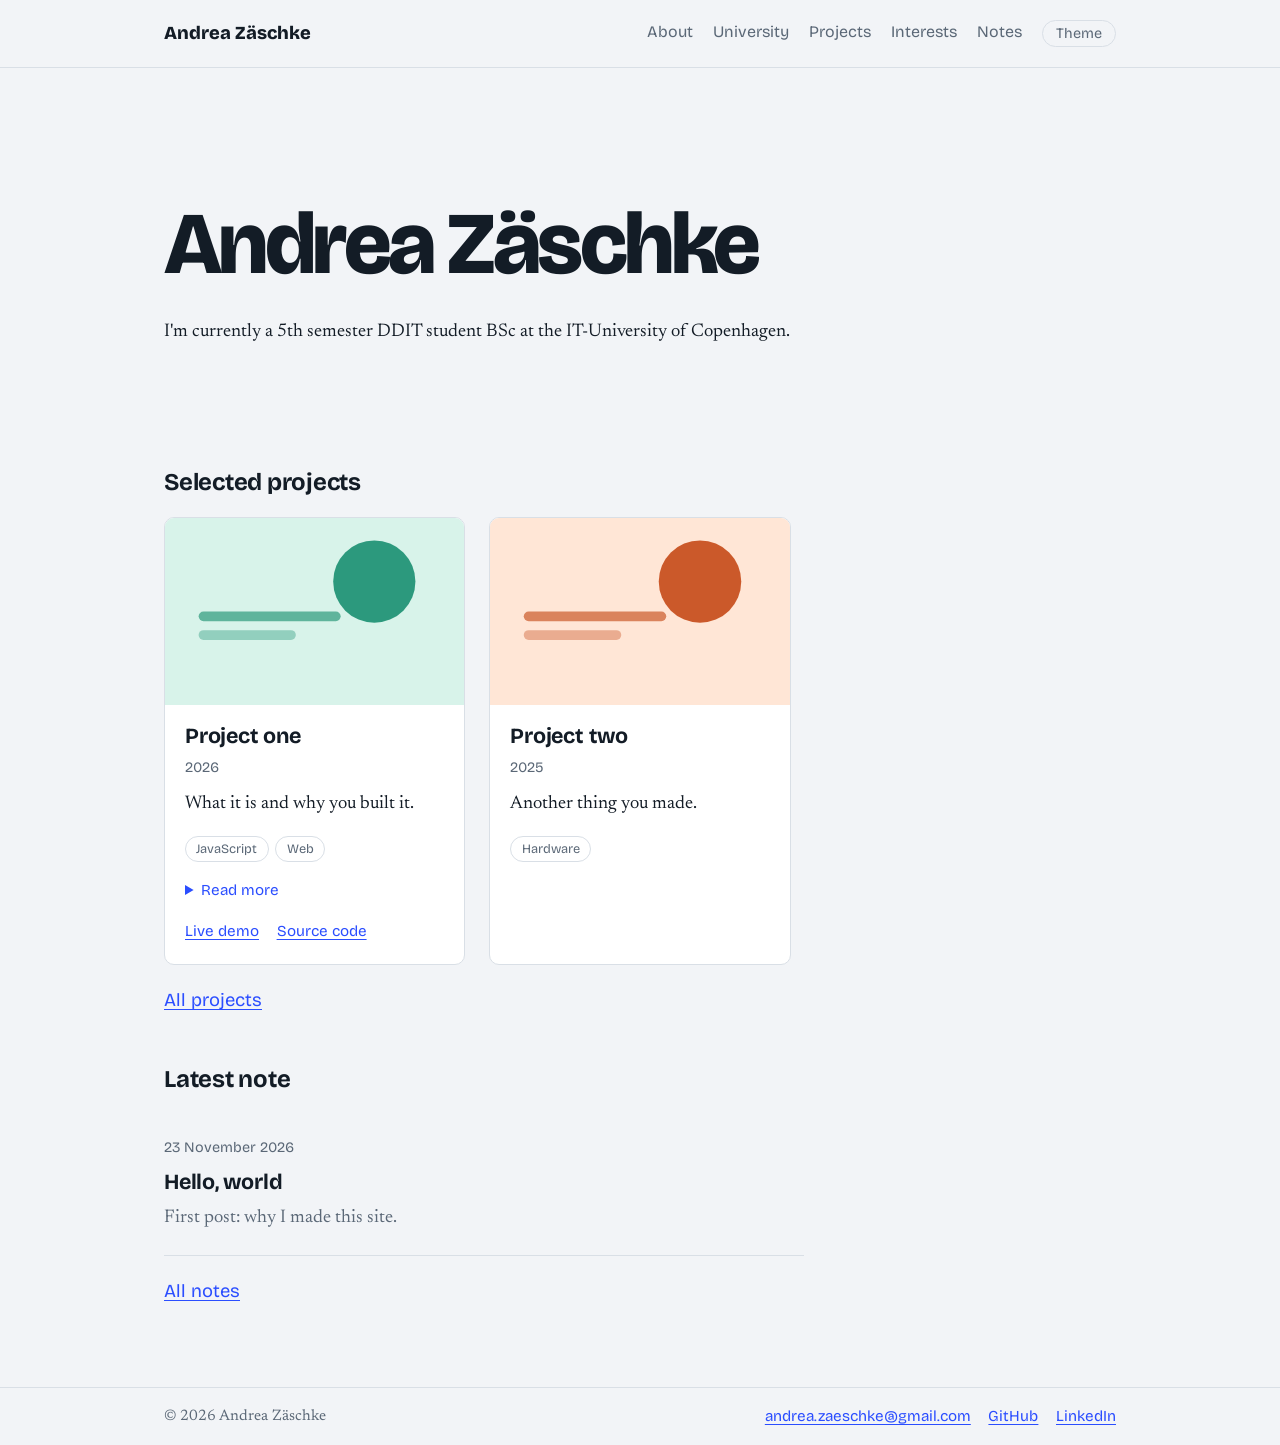
<file: index.html>
<!DOCTYPE html>
<html lang="en">
<head>
  <meta charset="utf-8">
  <meta name="viewport" content="width=device-width, initial-scale=1">
  <title>Home</title>
  <link rel="preconnect" href="https://fonts.googleapis.com">
  <link rel="preconnect" href="https://fonts.gstatic.com" crossorigin>
  <link href="https://fonts.googleapis.com/css2?family=Bricolage+Grotesque:opsz,wght@12..96,400;12..96,700;12..96,800&family=Newsreader:ital,opsz,wght@0,6..72,400;0,6..72,600;1,6..72,400&display=swap" rel="stylesheet">
  <link rel="stylesheet" href="css/style.css">
</head>
<body data-page="home">
  <a class="skip" href="#app">Skip to content</a>
  <header id="site-header"></header>
  <main id="app"></main>
  <footer id="site-footer"></footer>

  <!-- Order matters: data first, then the code that draws the page -->
  <script src="data/site.js"></script>
  <script src="data/content.js"></script>
  <script src="js/main.js"></script>
</body>
</html>
</file>
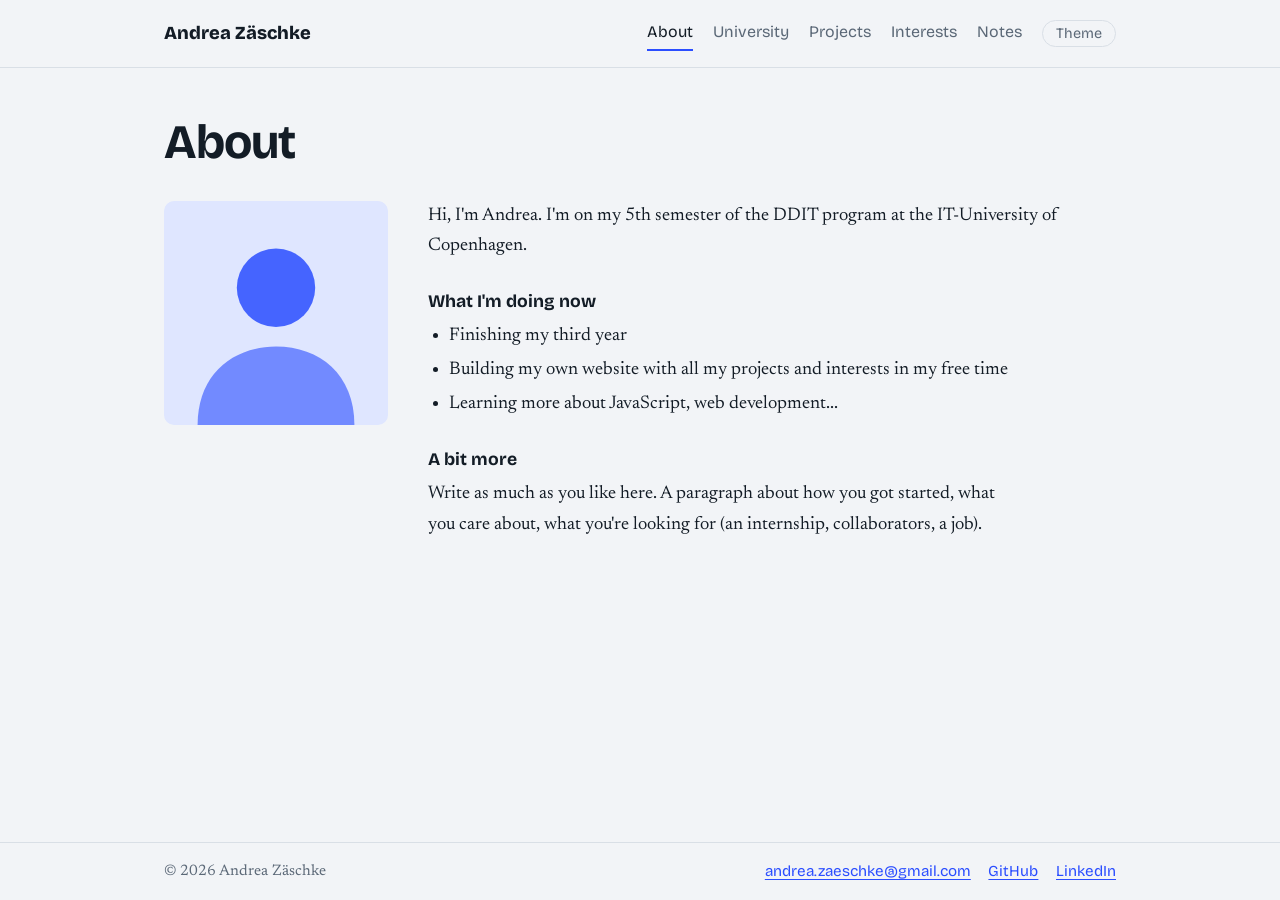
<file: about.html>
<!DOCTYPE html>
<html lang="en">
<head>
  <meta charset="utf-8">
  <meta name="viewport" content="width=device-width, initial-scale=1">
  <title>About</title>
  <link rel="preconnect" href="https://fonts.googleapis.com">
  <link rel="preconnect" href="https://fonts.gstatic.com" crossorigin>
  <link href="https://fonts.googleapis.com/css2?family=Bricolage+Grotesque:opsz,wght@12..96,400;12..96,700;12..96,800&family=Newsreader:ital,opsz,wght@0,6..72,400;0,6..72,600;1,6..72,400&display=swap" rel="stylesheet">
  <link rel="stylesheet" href="css/style.css">
</head>
<body data-page="about">
  <a class="skip" href="#app">Skip to content</a>
  <header id="site-header"></header>
  <main id="app"></main>
  <footer id="site-footer"></footer>

  <!-- Order matters: data first, then the code that draws the page -->
  <script src="data/site.js"></script>
  <script src="data/content.js"></script>
  <script src="js/main.js"></script>
</body>
</html>
</file>
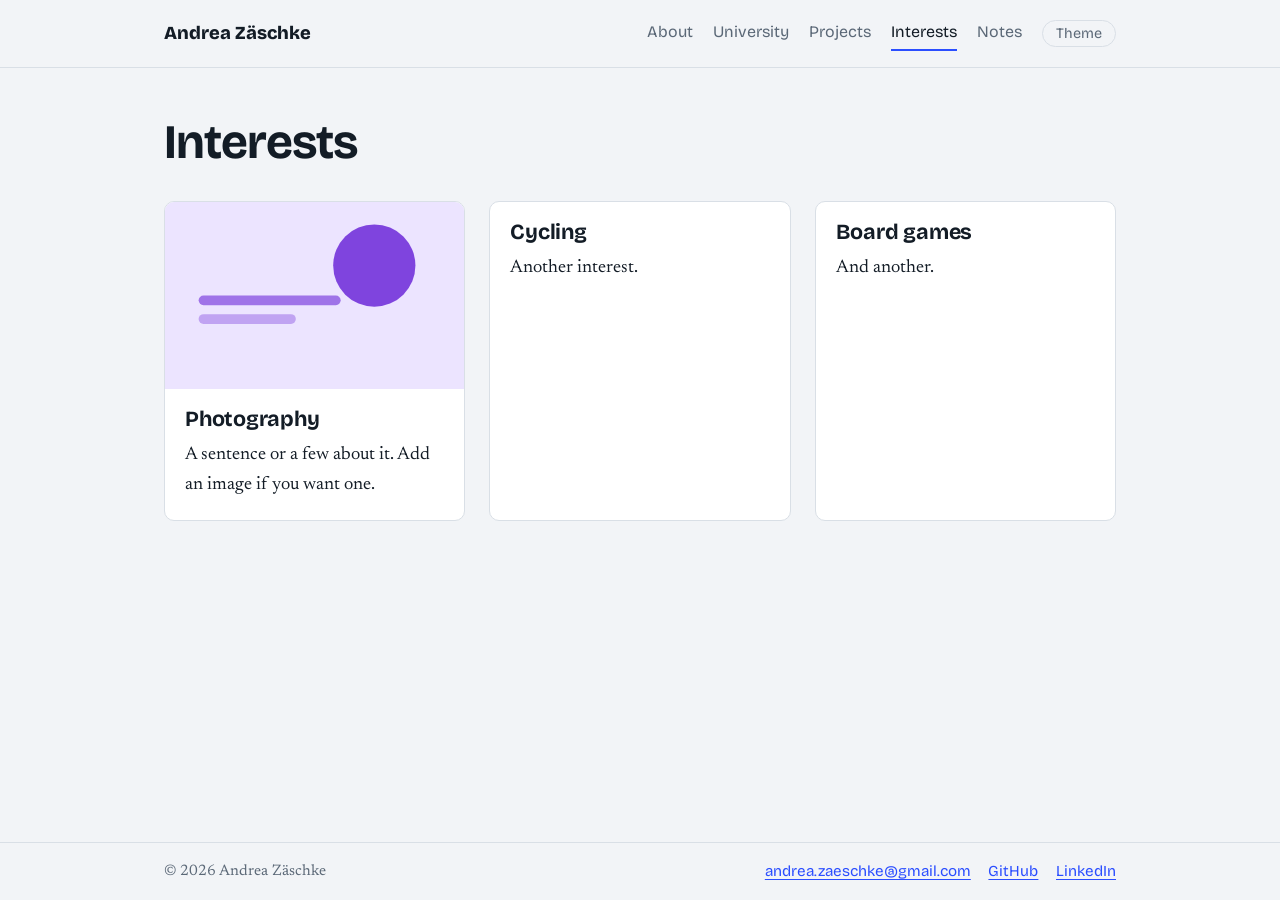
<file: interests.html>
<!DOCTYPE html>
<html lang="en">
<head>
  <meta charset="utf-8">
  <meta name="viewport" content="width=device-width, initial-scale=1">
  <title>Interests</title>
  <link rel="preconnect" href="https://fonts.googleapis.com">
  <link rel="preconnect" href="https://fonts.gstatic.com" crossorigin>
  <link href="https://fonts.googleapis.com/css2?family=Bricolage+Grotesque:opsz,wght@12..96,400;12..96,700;12..96,800&family=Newsreader:ital,opsz,wght@0,6..72,400;0,6..72,600;1,6..72,400&display=swap" rel="stylesheet">
  <link rel="stylesheet" href="css/style.css">
</head>
<body data-page="interests">
  <a class="skip" href="#app">Skip to content</a>
  <header id="site-header"></header>
  <main id="app"></main>
  <footer id="site-footer"></footer>

  <!-- Order matters: data first, then the code that draws the page -->
  <script src="data/site.js"></script>
  <script src="data/content.js"></script>
  <script src="js/main.js"></script>
</body>
</html>
</file>
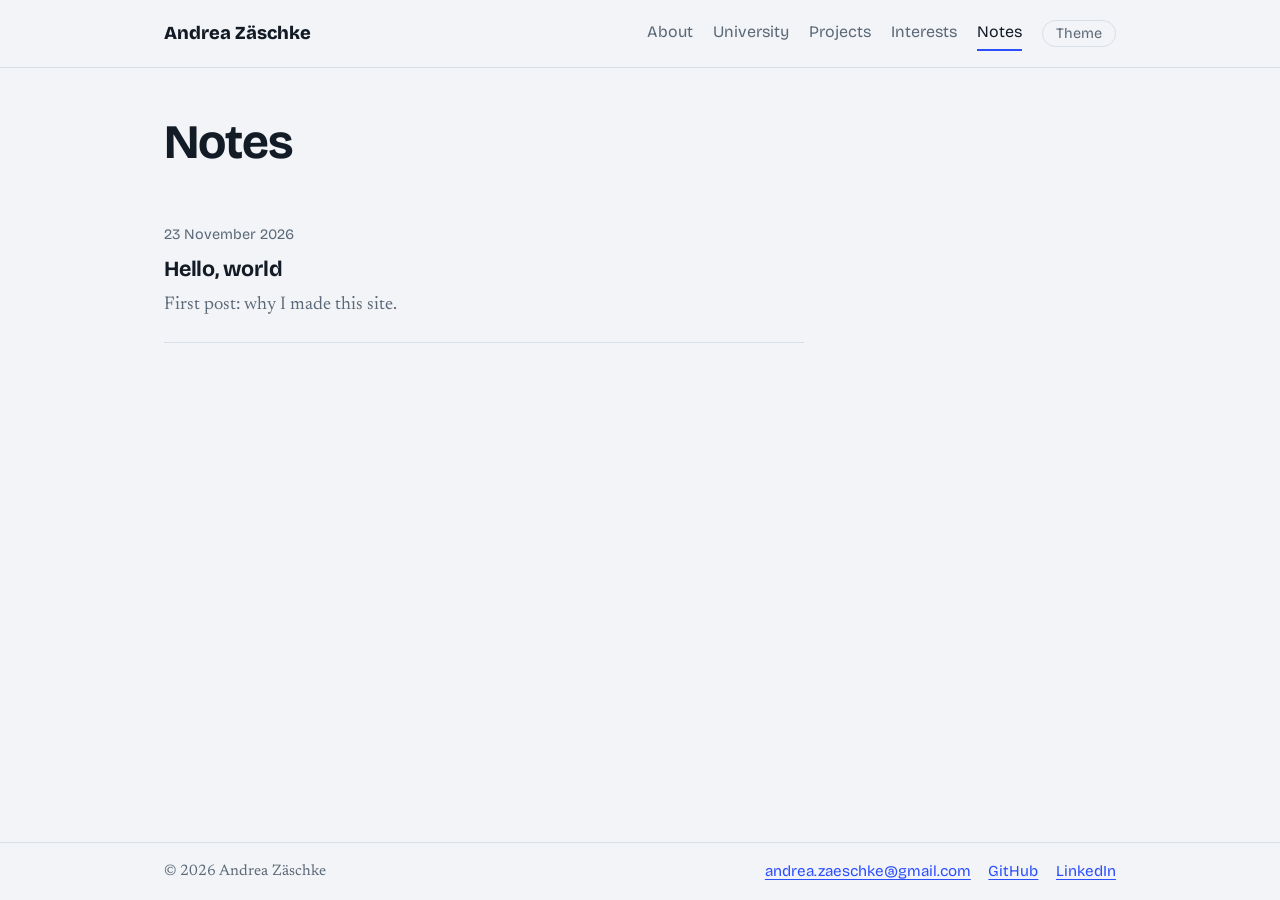
<file: notes.html>
<!DOCTYPE html>
<html lang="en">
<head>
  <meta charset="utf-8">
  <meta name="viewport" content="width=device-width, initial-scale=1">
  <title>Notes</title>
  <link rel="preconnect" href="https://fonts.googleapis.com">
  <link rel="preconnect" href="https://fonts.gstatic.com" crossorigin>
  <link href="https://fonts.googleapis.com/css2?family=Bricolage+Grotesque:opsz,wght@12..96,400;12..96,700;12..96,800&family=Newsreader:ital,opsz,wght@0,6..72,400;0,6..72,600;1,6..72,400&display=swap" rel="stylesheet">
  <link rel="stylesheet" href="css/style.css">
</head>
<body data-page="notes">
  <a class="skip" href="#app">Skip to content</a>
  <header id="site-header"></header>
  <main id="app"></main>
  <footer id="site-footer"></footer>

  <!-- Order matters: data first, then the code that draws the page -->
  <script src="data/site.js"></script>
  <script src="data/content.js"></script>
  <script src="js/main.js"></script>
</body>
</html>
</file>
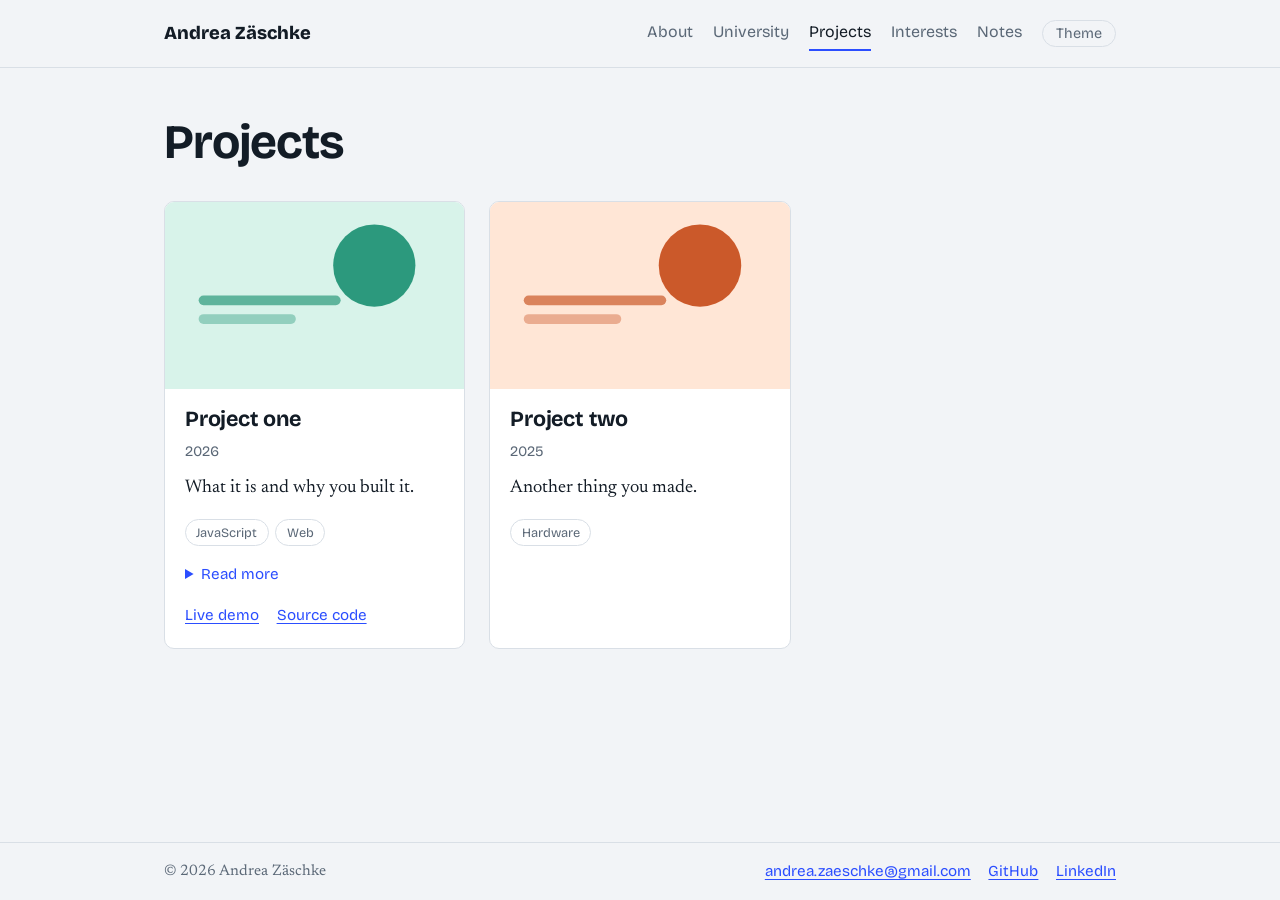
<file: projects.html>
<!DOCTYPE html>
<html lang="en">
<head>
  <meta charset="utf-8">
  <meta name="viewport" content="width=device-width, initial-scale=1">
  <title>Projects</title>
  <link rel="preconnect" href="https://fonts.googleapis.com">
  <link rel="preconnect" href="https://fonts.gstatic.com" crossorigin>
  <link href="https://fonts.googleapis.com/css2?family=Bricolage+Grotesque:opsz,wght@12..96,400;12..96,700;12..96,800&family=Newsreader:ital,opsz,wght@0,6..72,400;0,6..72,600;1,6..72,400&display=swap" rel="stylesheet">
  <link rel="stylesheet" href="css/style.css">
</head>
<body data-page="projects">
  <a class="skip" href="#app">Skip to content</a>
  <header id="site-header"></header>
  <main id="app"></main>
  <footer id="site-footer"></footer>

  <!-- Order matters: data first, then the code that draws the page -->
  <script src="data/site.js"></script>
  <script src="data/content.js"></script>
  <script src="js/main.js"></script>
</body>
</html>
</file>
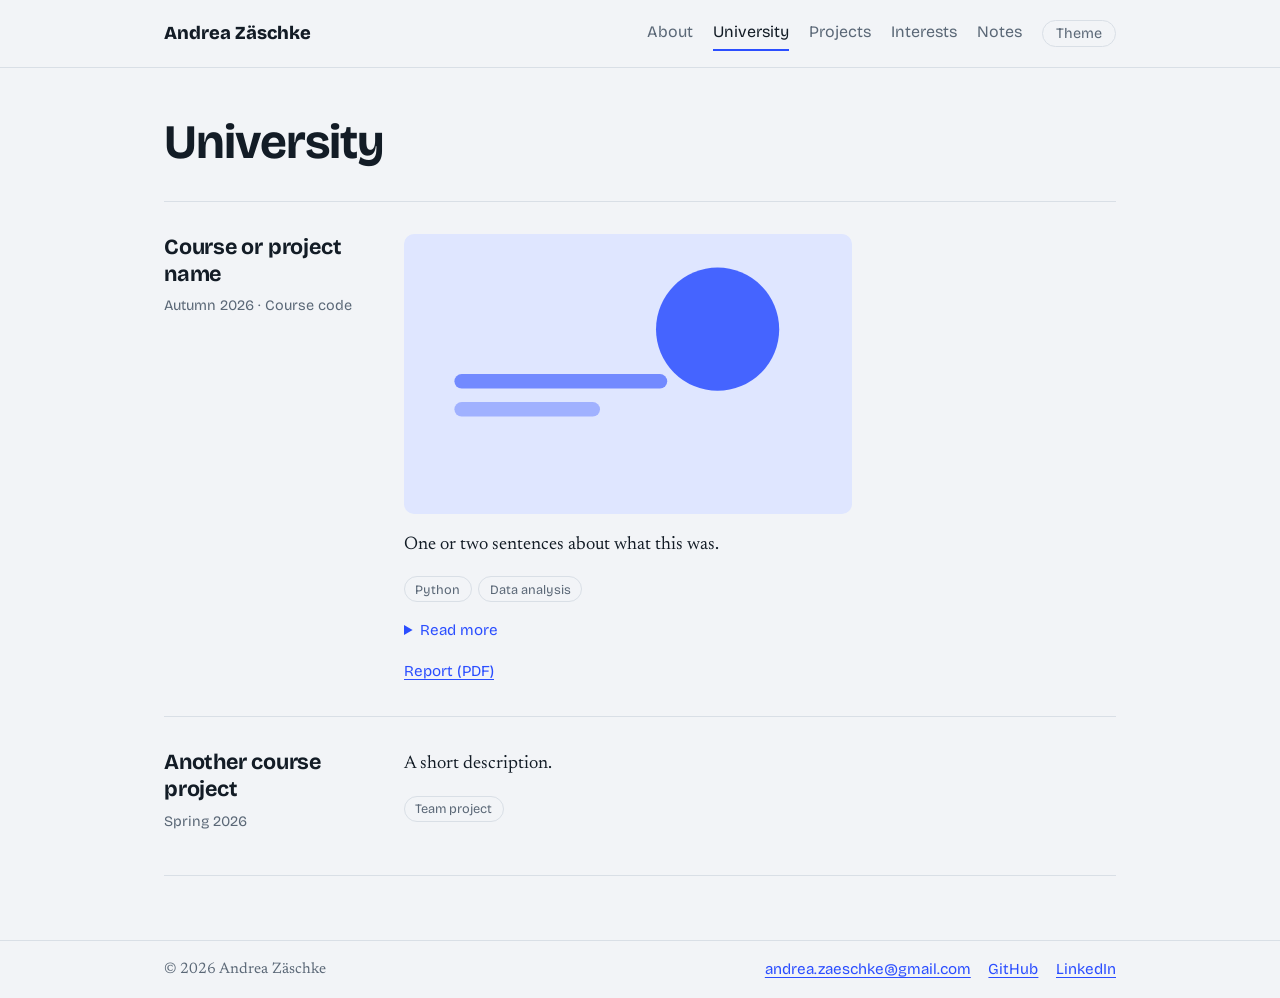
<file: university.html>
<!DOCTYPE html>
<html lang="en">
<head>
  <meta charset="utf-8">
  <meta name="viewport" content="width=device-width, initial-scale=1">
  <title>University</title>
  <link rel="preconnect" href="https://fonts.googleapis.com">
  <link rel="preconnect" href="https://fonts.gstatic.com" crossorigin>
  <link href="https://fonts.googleapis.com/css2?family=Bricolage+Grotesque:opsz,wght@12..96,400;12..96,700;12..96,800&family=Newsreader:ital,opsz,wght@0,6..72,400;0,6..72,600;1,6..72,400&display=swap" rel="stylesheet">
  <link rel="stylesheet" href="css/style.css">
</head>
<body data-page="university">
  <a class="skip" href="#app">Skip to content</a>
  <header id="site-header"></header>
  <main id="app"></main>
  <footer id="site-footer"></footer>

  <!-- Order matters: data first, then the code that draws the page -->
  <script src="data/site.js"></script>
  <script src="data/content.js"></script>
  <script src="js/main.js"></script>
</body>
</html>
</file>
<file: css/style.css>
/* ============================================================
   LOOK & FEEL: change colours and fonts in the first block.
   ============================================================ */
:root {
  --bg:      #f2f4f7;
  --surface: #ffffff;
  --ink:     #131c26;
  --muted:   #5b6877;
  --line:    #d9dfe6;
  --accent:  #2b4eff;   /* links and highlights */

  --font-display: "Bricolage Grotesque", system-ui, sans-serif;
  --font-body:    "Newsreader", Georgia, serif;
  --radius: 10px;
  --wrap: 62rem;
}
@media (prefers-color-scheme: dark) {
  :root:not([data-theme="light"]) {
    --bg: #0f151c; --surface: #17202a; --ink: #e8edf2;
    --muted: #93a1b0; --line: #26323e; --accent: #8aa2ff;
  }
}
:root[data-theme="dark"] {
  --bg: #0f151c; --surface: #17202a; --ink: #e8edf2;
  --muted: #93a1b0; --line: #26323e; --accent: #8aa2ff;
}

/* ---------- base ---------- */
*, *::before, *::after { box-sizing: border-box; }
html { color-scheme: light dark; }
:root[data-theme="light"] { color-scheme: light; }
:root[data-theme="dark"]  { color-scheme: dark; }
body {
  margin: 0; background: var(--bg); color: var(--ink);
  font: 1.15rem/1.65 var(--font-body);
  min-height: 100vh; display: flex; flex-direction: column;
}
main { flex: 1; width: 100%; max-width: var(--wrap); margin: 0 auto; padding: 3rem 1.25rem 4rem; }
img { max-width: 100%; display: block; }
a { color: var(--accent); text-underline-offset: 0.18em; }
a:hover { text-decoration-thickness: 2px; }
:focus-visible { outline: 3px solid var(--accent); outline-offset: 3px; border-radius: 4px; }
.skip { position: absolute; left: -999px; }
.skip:focus { left: 1rem; top: 1rem; background: var(--surface); padding: .5rem 1rem; z-index: 10; }

h1, h2, h3, .brand, nav, button, .meta, .tags, .links {
  font-family: var(--font-display);
}
h1 { font-size: clamp(2rem, 5vw, 3rem); line-height: 1.1; margin: 0 0 2rem; letter-spacing: -0.02em; }
h2 { font-size: 1.35rem; line-height: 1.25; margin: 0 0 .4rem; letter-spacing: -0.01em; }
h3 { font-size: 1.1rem; margin: 1.6rem 0 .3rem; }
p { margin: 0 0 1rem; }

/* ---------- header / footer ---------- */
.bar {
  max-width: var(--wrap); margin: 0 auto; padding: 1rem 1.25rem;
  display: flex; align-items: center; gap: 1.25rem; flex-wrap: wrap;
}
#site-header { border-bottom: 1px solid var(--line); background: var(--bg); }
.brand { font-weight: 800; font-size: 1.15rem; color: var(--ink); text-decoration: none; margin-right: auto; }
nav { display: flex; gap: 1.25rem; flex-wrap: wrap; font-size: 1rem; }
nav a { color: var(--muted); text-decoration: none; padding: .2rem 0; border-bottom: 2px solid transparent; }
nav a:hover { color: var(--ink); }
nav a[aria-current="page"] { color: var(--ink); border-bottom-color: var(--accent); }
#theme {
  font-size: .9rem; background: none; color: var(--muted); cursor: pointer;
  border: 1px solid var(--line); border-radius: 999px; padding: .25rem .8rem;
}
#theme:hover { color: var(--ink); border-color: var(--muted); }
#site-footer { border-top: 1px solid var(--line); color: var(--muted); font-size: .95rem; }
#site-footer .bar { justify-content: space-between; }
#site-footer p { margin: 0; }
.links { display: flex; gap: 1.1rem; flex-wrap: wrap; font-size: .95rem; margin: .8rem 0 0; }
#site-footer .links { margin: 0; }

/* ---------- home ---------- */
.hero { padding: 2rem 0 3.5rem; max-width: 44rem; }
.hero h1 { font-size: clamp(2.8rem, 9vw, 5.5rem); font-weight: 800; letter-spacing: -0.04em; margin-bottom: .6rem; }
.tagline { font-family: var(--font-display); font-size: 1.35rem; color: var(--muted); margin-bottom: 1.5rem; }
section { margin-top: 3rem; }
section > h2 { font-size: 1.5rem; margin-bottom: 1.25rem; }
.more { margin-top: 1.25rem; font-family: var(--font-display); }

/* ---------- text ---------- */
.prose { max-width: 40rem; }
.prose figure { margin: 1.5rem 0; }
.prose img { border-radius: var(--radius); }
.prose ul { padding-left: 1.3rem; margin: 0 0 1rem; }
.prose li { margin-bottom: .25rem; }
.prose code { font-size: .9em; background: var(--surface); border: 1px solid var(--line); border-radius: 4px; padding: .05em .35em; }
.meta { color: var(--muted); font-size: .9rem; margin: 0 0 .6rem; }

/* ---------- about ---------- */
.about { display: grid; grid-template-columns: 14rem 1fr; gap: 2.5rem; align-items: start; }
.portrait { width: 100%; aspect-ratio: 1; object-fit: cover; border-radius: var(--radius); }
@media (max-width: 40rem) { .about { grid-template-columns: 1fr; } .portrait { max-width: 12rem; } }

/* ---------- cards ---------- */
.grid { display: grid; gap: 1.5rem; grid-template-columns: repeat(auto-fill, minmax(18rem, 1fr)); }
.grid.small { grid-template-columns: repeat(auto-fill, minmax(14rem, 1fr)); }
.card { background: var(--surface); border: 1px solid var(--line); border-radius: var(--radius); overflow: hidden; display: flex; flex-direction: column; }
.card .cover { width: 100%; aspect-ratio: 16 / 10; object-fit: cover; }
.card-body { padding: 1.1rem 1.25rem 1.25rem; }
.card-body p:last-child { margin-bottom: 0; }

.tags { list-style: none; display: flex; flex-wrap: wrap; gap: .4rem; padding: 0; margin: 0 0 1rem; font-size: .8rem; }
.tags li { border: 1px solid var(--line); border-radius: 999px; padding: .1rem .65rem; color: var(--muted); }

details { margin: 0 0 1rem; }
summary { cursor: pointer; font-family: var(--font-display); font-size: .95rem; color: var(--accent); }
details[open] summary { margin-bottom: .8rem; }

/* ---------- university entries (a timeline-like list) ---------- */
.stack { border-top: 1px solid var(--line); }
.entry { display: grid; grid-template-columns: 13rem 1fr; gap: 2rem; padding: 2rem 0; border-bottom: 1px solid var(--line); }
.entry .cover { border-radius: var(--radius); margin-bottom: 1rem; max-width: 28rem; }
.entry-body { max-width: 40rem; }
@media (max-width: 40rem) { .entry { grid-template-columns: 1fr; gap: .5rem; } }

/* ---------- notes ---------- */
.post-row { padding: 1.4rem 0; border-bottom: 1px solid var(--line); max-width: 40rem; }
.post-row h2 a { color: var(--ink); text-decoration: none; }
.post-row h2 a:hover { color: var(--accent); }
.post-row p:last-child { margin: 0; color: var(--muted); }
.back { font-family: var(--font-display); }
.post h1 { margin-bottom: .5rem; }

@media (prefers-reduced-motion: no-preference) {
  .card { transition: border-color .15s; }
  .card:hover { border-color: var(--muted); }
}
</file>
